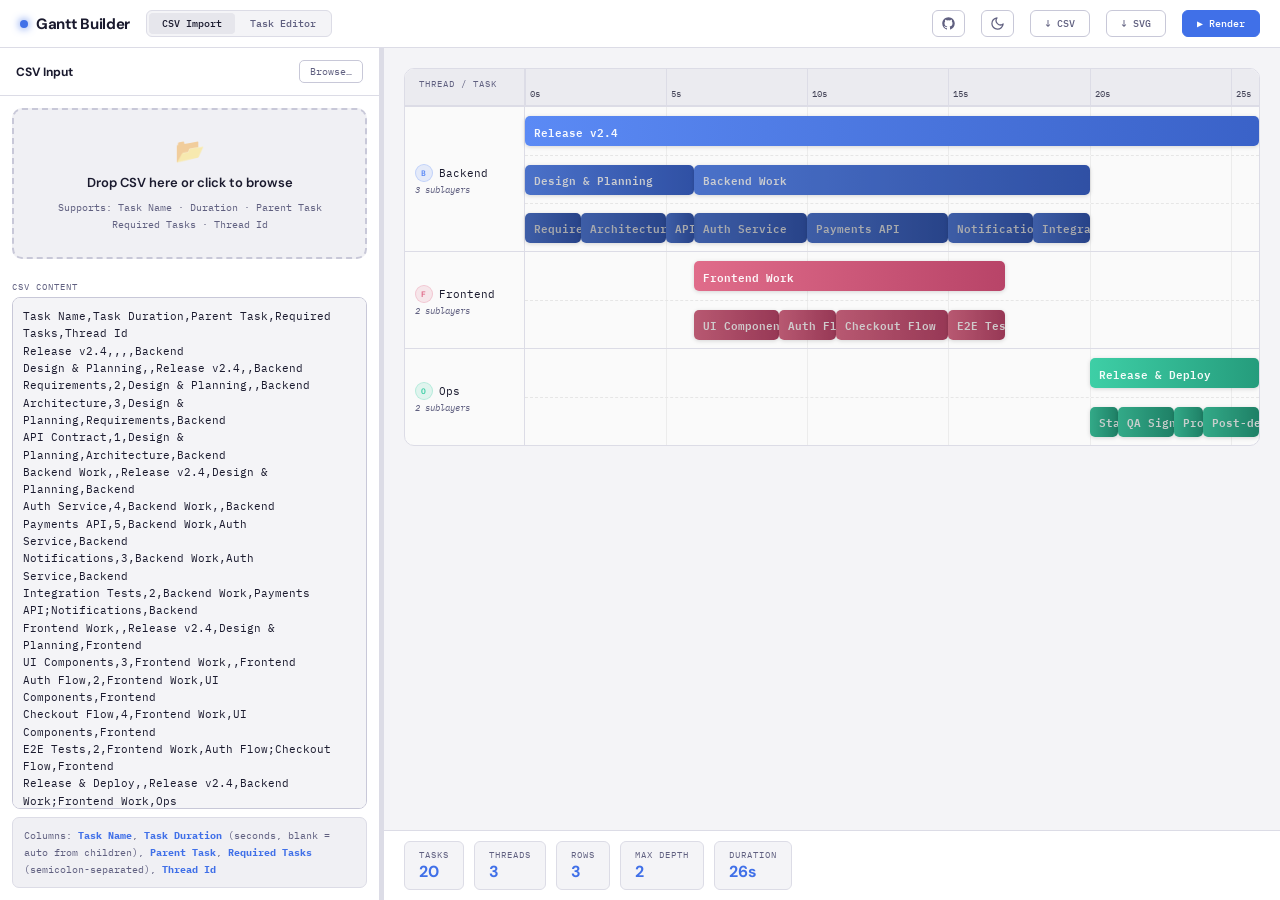
<file: index.html>
<!DOCTYPE html>
<html>
<head>
    <meta charset="UTF-8">
    <title>Redirecting...</title>
    <meta http-equiv="refresh" content="0; url=/gantt/index.html">
    <script type="text/javascript">
        window.location.href = "/gantt/index.html";
    </script>
</head>
<body>
    <p>Redirecting to <a href="/gantt/index.html">/gantt/index.html</a>...</p>
</body>
</html>
</file>
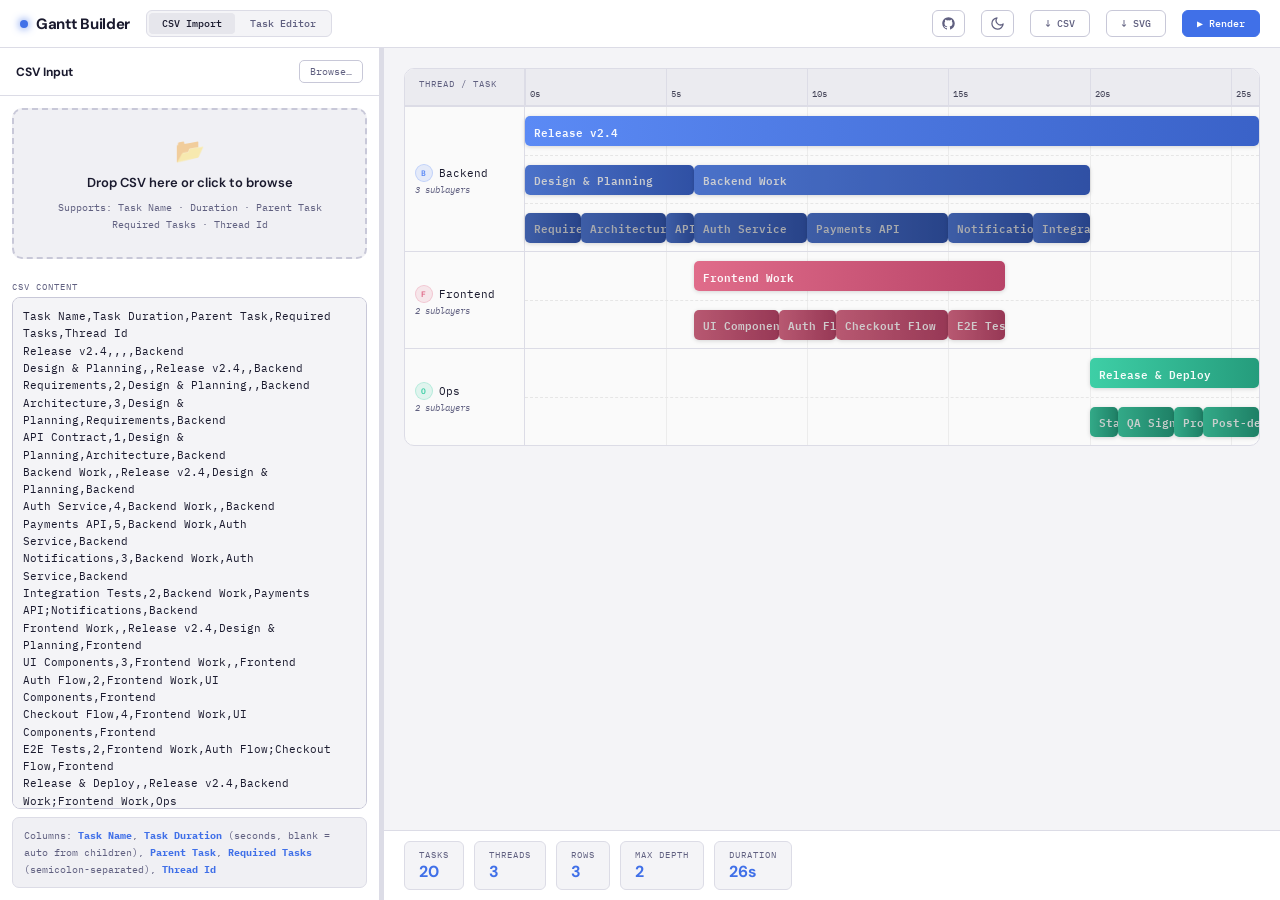
<file: gantt/index.html>
<!DOCTYPE html>
<html lang="en">
<head>
  <meta charset="UTF-8">
  <meta name="viewport" content="width=device-width, initial-scale=1.0">
  <title>Gantt Builder</title>
  <link rel="preconnect" href="https://fonts.googleapis.com">
  <link href="https://fonts.googleapis.com/css2?family=IBM+Plex+Mono:wght@300;400;500;600&family=DM+Sans:wght@300;400;500;700&display=swap" rel="stylesheet">
  <link rel="icon" type="image/svg+xml" href="favicon.svg">
  <link rel="stylesheet" href="gantt.css">
</head>
<body>

<div id="topbar">
  <div class="logo"><div class="logo-dot"></div>Gantt Builder</div>
  <div class="seg">
    <button class="seg-btn on" id="btnCsv" onclick="switchPanel('csv')">CSV Import</button>
    <button class="seg-btn"   id="btnTbl" onclick="switchPanel('table')">Task Editor</button>
  </div>
  <div class="spacer"></div>
  <!-- GitHub link -->
  <a href="https://github.com/Grantim/grantim.github.io" target="_blank" rel="noopener" class="icon-btn" title="View on GitHub">
    <svg viewBox="0 0 24 24" fill="currentColor">
      <path d="M12 2C6.477 2 2 6.477 2 12c0 4.418 2.865 8.166 6.839 9.489.5.092.682-.217.682-.482 0-.237-.009-.868-.013-1.703-2.782.604-3.369-1.342-3.369-1.342-.454-1.155-1.11-1.463-1.11-1.463-.908-.62.069-.608.069-.608 1.003.07 1.531 1.03 1.531 1.03.892 1.529 2.341 1.088 2.91.832.092-.647.35-1.088.636-1.338-2.22-.253-4.555-1.11-4.555-4.943 0-1.091.39-1.984 1.029-2.683-.103-.253-.446-1.27.098-2.647 0 0 .84-.269 2.75 1.025A9.578 9.578 0 0 1 12 6.836a9.59 9.59 0 0 1 2.504.337c1.909-1.294 2.747-1.025 2.747-1.025.546 1.377.203 2.394.1 2.647.64.699 1.028 1.592 1.028 2.683 0 3.842-2.339 4.687-4.566 4.935.359.309.678.919.678 1.852 0 1.336-.012 2.415-.012 2.743 0 .267.18.578.688.48C19.138 20.163 22 16.418 22 12c0-5.523-4.477-10-10-10z"/>
    </svg>
  </a>
  <!-- Theme toggle -->
  <button class="icon-btn" id="themeToggle" onclick="toggleTheme()" title="Toggle light/dark theme">
    <svg id="themeIcon" viewBox="0 0 24 24" fill="none" stroke="currentColor" stroke-width="2" stroke-linecap="round" stroke-linejoin="round">
      <circle cx="12" cy="12" r="5"/>
      <line x1="12" y1="1"  x2="12" y2="3"/>
      <line x1="12" y1="21" x2="12" y2="23"/>
      <line x1="4.22" y1="4.22"  x2="5.64" y2="5.64"/>
      <line x1="18.36" y1="18.36" x2="19.78" y2="19.78"/>
      <line x1="1" y1="12" x2="3"  y2="12"/>
      <line x1="21" y1="12" x2="23" y2="12"/>
      <line x1="4.22" y1="19.78" x2="5.64" y2="18.36"/>
      <line x1="18.36" y1="5.64" x2="19.78" y2="4.22"/>
    </svg>
  </button>
  <button class="tbtn" onclick="exportCSV()">↓ CSV</button>
  <button class="tbtn" onclick="exportSVG()">↓ SVG</button>
  <button class="tbtn primary" onclick="render()">▶ Render</button>
</div>

<div id="main">

  <!-- ── Sidebar ── -->
  <div id="sidebar">

    <!-- CSV panel -->
    <div class="panel" id="csvPanel">
      <div class="panel-hdr">
        <span class="panel-hdr-title">CSV Input</span>
        <button class="shbtn" onclick="document.getElementById('fileInput').click()">Browse…</button>
      </div>
      <input type="file" id="fileInput" accept=".csv,.txt" onchange="onFileChange(event)">

      <div id="csvDropZone"
           onclick="document.getElementById('fileInput').click()"
           ondragover="onDragOver(event)"
           ondragleave="onDragLeave(event)"
           ondrop="onDrop(event)">
        <div class="dz-icon">📂</div>
        <div class="dz-title">Drop CSV here or click to browse</div>
        <div class="dz-sub">Supports: Task Name · Duration · Parent Task<br>Required Tasks · Thread Id</div>
      </div>

      <div class="csv-body">
        <div class="lbl">CSV content</div>
        <textarea id="csvText" placeholder="Or paste CSV directly here…"
                  spellcheck="false" oninput="scheduleSync()"></textarea>
        <div class="hint">
          Columns: <b>Task Name</b>, <b>Task Duration</b> (seconds, blank = auto from children),
          <b>Parent Task</b>, <b>Required Tasks</b> (semicolon-separated), <b>Thread Id</b>
        </div>
      </div>
    </div>

    <!-- Table editor panel -->
    <div class="panel" id="tblPanel" style="display:none">
      <div class="panel-hdr">
        <span class="panel-hdr-title">Task Editor</span>
        <button class="shbtn" onclick="addRow()">+ Add row</button>
      </div>
      <div class="tbl-wrap">
        <table id="taskTbl">
          <thead>
            <tr>
              <th style="width:26%">Name</th>
              <th style="width:13%">Dur(s)</th>
              <th style="width:18%">Parent</th>
              <th style="width:22%">Requires</th>
              <th style="width:14%">Thread</th>
              <th style="width:7%"></th>
            </tr>
          </thead>
          <tbody id="tbody"></tbody>
        </table>
      </div>
      <div class="tbl-foot">
        <button class="shbtn danger" onclick="clearRows()">Clear all</button>
      </div>
    </div>

  </div><!-- /sidebar -->

  <div id="resizer"></div>

  <!-- ── Chart area ── -->
  <div id="chartArea">
    <div id="chartEmpty">
      <div class="empty-icon">▬▬</div>
      <div class="empty-title">No chart rendered yet</div>
      <div class="empty-sub">Load a CSV or add tasks, then click ▶ Render</div>
    </div>
    <div id="chartScroll" style="display:none">
      <div id="ganttRoot"></div>
    </div>
    <div id="statsBar"></div>
  </div>

</div><!-- /main -->

<!-- Mobile bottom nav -->
<nav id="bottomNav">
  <button class="bnav-btn on" id="bnavInput" onclick="mobileTab('input')">
    <svg viewBox="0 0 20 20" fill="none" stroke="currentColor" stroke-width="1.6" stroke-linecap="round" stroke-linejoin="round">
      <rect x="3" y="3" width="14" height="14" rx="2"/>
      <line x1="7" y1="7" x2="13" y2="7"/>
      <line x1="7" y1="10" x2="13" y2="10"/>
      <line x1="7" y1="13" x2="10" y2="13"/>
    </svg>
    CSV
  </button>
  <button class="bnav-btn" id="bnavEditor" onclick="mobileTab('editor')">
    <svg viewBox="0 0 20 20" fill="none" stroke="currentColor" stroke-width="1.6" stroke-linecap="round" stroke-linejoin="round">
      <rect x="3" y="3" width="14" height="14" rx="2"/>
      <line x1="6" y1="7"  x2="10" y2="7"/>
      <line x1="6" y1="10" x2="14" y2="10"/>
      <line x1="6" y1="13" x2="14" y2="13"/>
      <line x1="12" y1="4" x2="12" y2="9"/>
      <line x1="10" y1="6.5" x2="14" y2="6.5"/>
    </svg>
    Editor
  </button>
  <button class="bnav-btn" id="bnavChart" onclick="mobileTab('chart')">
    <svg viewBox="0 0 20 20" fill="none" stroke="currentColor" stroke-width="1.6" stroke-linecap="round" stroke-linejoin="round">
      <rect x="3" y="9"  width="4" height="8" rx="1"/>
      <rect x="8" y="5"  width="4" height="12" rx="1"/>
      <rect x="13" y="2" width="4" height="15" rx="1"/>
    </svg>
    Chart
  </button>
</nav>

<div id="tip"><span class="tip-drag-handle"></span></div>
<div id="toast"></div>

<script src="gantt-core.js"></script>
<script src="gantt-ui.js"></script>
</body>
</html>
</file>
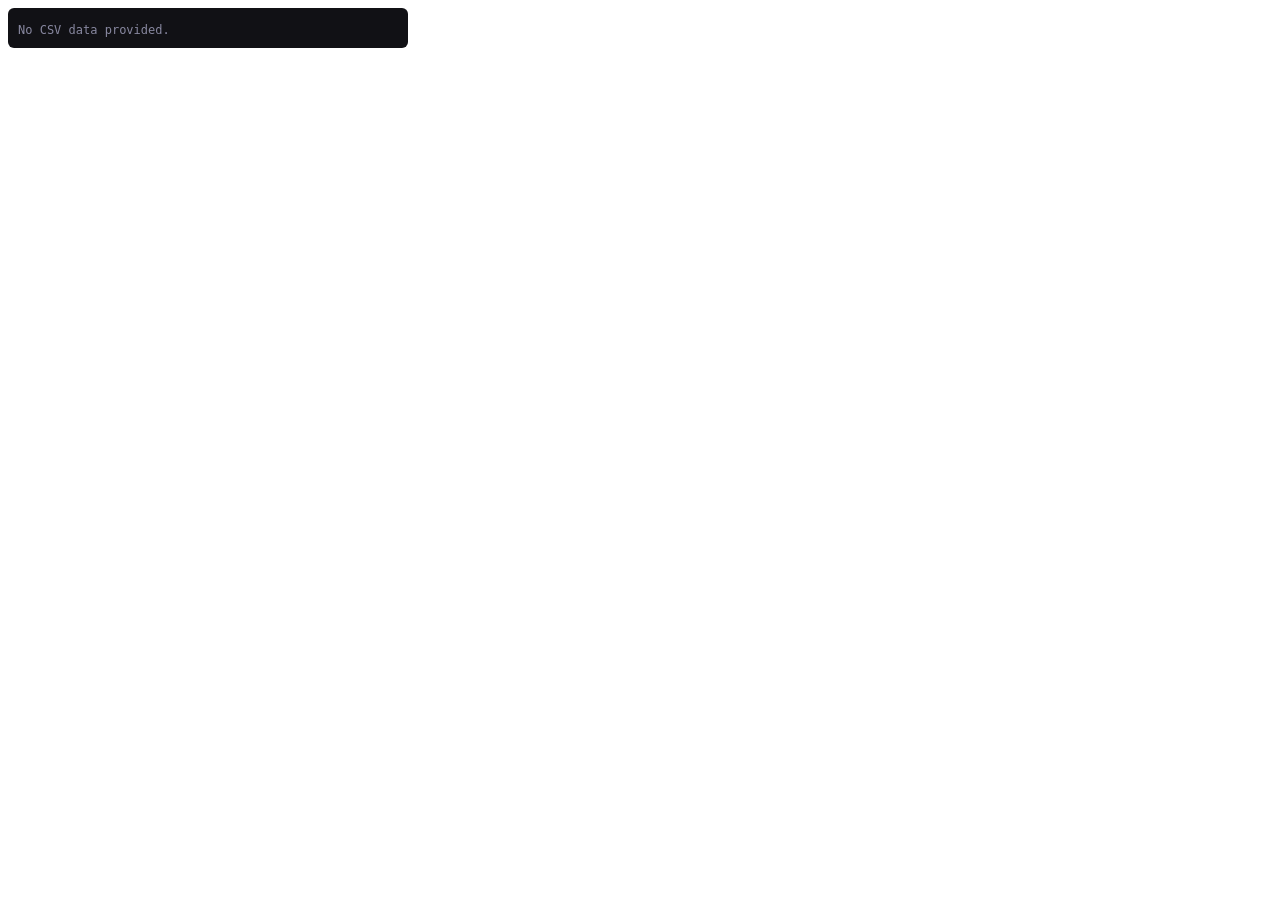
<file: gantt/svg/index.html>
<!DOCTYPE html>
<html>
<head>
  <meta charset="UTF-8">
  <script src="../gantt-core.js"></script>
</head>
<body>
<script>
  const sp    = new URLSearchParams(location.search);
  const b64   = sp.get('csv') || '';
  const w     = parseInt(sp.get('w') || '900', 10);
  const h     = sp.get('h') ? parseInt(sp.get('h'), 10) : null;
  const theme = sp.get('theme') || 'dark';

  let csv = '';
  try { csv = decodeURIComponent(atob(b64)); } catch(_) {
    try { csv = atob(b64); } catch(_) {}
  }

  let svg = '';
  if (csv) {
    try {
      const { tasks, threadOrder } = parseCSV(csv);
      resolveNulls(tasks);
      svg = buildGanttSVG(tasks, threadOrder, { width: w, height: h, theme });
    } catch(e) {
      svg = `<svg xmlns="http://www.w3.org/2000/svg" width="400" height="40">
        <rect width="400" height="40" rx="6" fill="#200a12"/>
        <text x="10" y="26" font-family="monospace" font-size="12" fill="#e06c8a">Error: ${e.message}</text>
      </svg>`;
    }
  } else {
    svg = `<svg xmlns="http://www.w3.org/2000/svg" width="400" height="40">
      <rect width="400" height="40" rx="6" fill="#111115"/>
      <text x="10" y="26" font-family="monospace" font-size="12" fill="#8888a0">No CSV data provided.</text>
    </svg>`;
  }

  document.open();
  document.write(svg);
  document.close();
</script>
</body>
</html>
</file>
<file: gantt/gantt.css>
/* ─── tokens ──────────────────────────────────────────── */
:root {
  --bg:        #0c0c0e;
  --surf:      #111115;
  --surf2:     #16161b;
  --surf3:     #1c1c23;
  --brd:       #22222c;
  --brd2:      #2e2e3c;
  --txt:       #dddde8;
  --txt2:      #8888a0;
  --txt3:      #50505f;
  --a1:        #5b8af5;   /* blue */
  --a2:        #e06c8a;   /* rose */
  --a3:        #3ecfa6;   /* teal */
  --a4:        #e0a04a;   /* amber */
  --a5:        #a07ef5;   /* violet */
  --a6:        #5bc8e0;   /* cyan */
  --mono: 'IBM Plex Mono', monospace;
  --sans: 'DM Sans', sans-serif;
  --lw: 120px;
  --sh: 48px;
  --sidebar: 380px;
}

/* ─── light theme overrides ───────────────────────────── */
[data-theme="light"] {
  --bg:    #f4f4f7;
  --surf:  #ffffff;
  --surf2: #f0f0f4;
  --surf3: #e6e6ec;
  --brd:   #dcdce6;
  --brd2:  #c8c8d8;
  --txt:   #1a1a2e;
  --txt2:  #606080;
  --txt3:  #a0a0b8;
  --a1:    #4070e8;
  --a2:    #d04470;
  --a3:    #22aa80;
}

[data-theme="light"] .g-hdr        { background: #ebebf0; }
[data-theme="light"] #tip          { background: #ffffff; }
[data-theme="light"] #toast        { background: #fff0f4; }
[data-theme="light"] .gantt-wrap   { background: var(--surf); }
[data-theme="light"] .g-row.threaded { background: rgba(0,0,0,.018); }
[data-theme="light"] .g-row:hover    { background: rgba(64,112,232,.04); }
[data-theme="light"] .bar            { box-shadow: 0 1px 4px rgba(0,0,0,.15); color: rgba(255,255,255,.95); }
[data-theme="light"] .g-lbl-inner span { color: var(--txt); }
[data-theme="light"] .sublayer-note   { color: var(--txt2); }
[data-theme="light"] .tick            { color: #444458; }
[data-theme="light"] .sublayer + .sublayer { border-top-color: rgba(0,0,0,.08); }
[data-theme="light"] .gline           { background: #888; opacity: .12; }

/* ─── theme toggle button ─────────────────────────────── */
.icon-btn {
  background: none;
  border: 1px solid var(--brd2);
  border-radius: 6px;
  color: var(--txt2);
  cursor: pointer;
  padding: 5px 8px;
  display: flex;
  align-items: center;
  transition: color .12s, border-color .12s;
  flex-shrink: 0;
}
.icon-btn:hover { color: var(--txt); border-color: var(--a1); }
.icon-btn svg   { width: 15px; height: 15px; display: block; }

* { box-sizing: border-box; margin: 0; padding: 0; }
html, body { height: 100%; overflow: hidden; }
body {
  background: var(--bg);
  color: var(--txt);
  font-family: var(--mono);
  font-size: 12px;
  display: flex;
  flex-direction: column;
}

/* ─── topbar ──────────────────────────────────────────── */
#topbar {
  height: 48px;
  display: flex;
  align-items: center;
  gap: 16px;
  padding: 0 20px;
  border-bottom: 1px solid var(--brd);
  background: var(--surf);
  flex-shrink: 0;
  z-index: 40;
}
.logo {
  font-family: var(--sans);
  font-weight: 700;
  font-size: 15px;
  letter-spacing: -.3px;
  color: var(--txt);
  display: flex;
  align-items: center;
  gap: 8px;
  white-space: nowrap;
}
.logo-dot {
  width: 8px;
  height: 8px;
  background: var(--a1);
  border-radius: 50%;
  flex-shrink: 0;
  box-shadow: 0 0 8px var(--a1);
}

.seg {
  display: flex;
  background: var(--bg);
  border: 1px solid var(--brd);
  border-radius: 6px;
  padding: 2px;
  gap: 2px;
}
.seg-btn {
  font-family: var(--mono);
  font-size: 10px;
  font-weight: 500;
  padding: 4px 13px;
  border-radius: 4px;
  border: none;
  background: none;
  color: var(--txt2);
  cursor: pointer;
  transition: .12s;
  white-space: nowrap;
}
.seg-btn.on { background: var(--surf3); color: var(--txt); }
.seg-btn:hover:not(.on) { color: var(--txt); }

.spacer { flex: 1; }

.tbtn {
  font-family: var(--mono);
  font-size: 10px;
  font-weight: 500;
  padding: 6px 14px;
  border-radius: 6px;
  border: 1px solid var(--brd2);
  background: none;
  color: var(--txt2);
  cursor: pointer;
  transition: .12s;
  white-space: nowrap;
}
.tbtn:hover { color: var(--txt); border-color: var(--a1); }
.tbtn.primary { background: var(--a1); color: #fff; border-color: var(--a1); }
.tbtn.primary:hover { background: #4878d8; }

/* ─── layout ──────────────────────────────────────────── */
#main { display: flex; flex: 1; overflow: hidden; }

/* ─── sidebar ─────────────────────────────────────────── */
#sidebar {
  width: var(--sidebar);
  flex-shrink: 0;
  border-right: 1px solid var(--brd);
  display: flex;
  flex-direction: column;
  background: var(--surf);
  overflow: hidden;
}
.panel { display: flex; flex-direction: column; flex: 1; overflow: hidden; }
.panel-hdr {
  padding: 12px 16px;
  border-bottom: 1px solid var(--brd);
  display: flex;
  align-items: center;
  justify-content: space-between;
  flex-shrink: 0;
}
.panel-hdr-title { font-family: var(--sans); font-weight: 700; font-size: 12px; color: var(--txt); }
.shbtn {
  font-family: var(--mono);
  font-size: 10px;
  padding: 4px 10px;
  border: 1px solid var(--brd2);
  border-radius: 5px;
  background: none;
  color: var(--txt2);
  cursor: pointer;
  transition: .12s;
}
.shbtn:hover { color: var(--txt); border-color: var(--a1); }

/* ─── csv panel ───────────────────────────────────────── */
#csvDropZone {
  margin: 12px;
  border: 2px dashed var(--brd2);
  border-radius: 10px;
  padding: 24px 16px;
  text-align: center;
  cursor: pointer;
  transition: .15s;
  display: flex;
  flex-direction: column;
  align-items: center;
  gap: 8px;
  background: var(--surf2);
}
#csvDropZone:hover,
#csvDropZone.over { border-color: var(--a1); background: rgba(91, 138, 245, .06); }

.dz-icon  { font-size: 24px; opacity: .5; }
.dz-title { font-family: var(--sans); font-weight: 600; font-size: 13px; }
.dz-sub   { color: var(--txt2); font-size: 10px; line-height: 1.7; }

#fileInput { display: none; }

.csv-body {
  display: flex;
  flex-direction: column;
  flex: 1;
  overflow: hidden;
  padding: 0 12px 12px;
}
.lbl {
  font-size: 9px;
  text-transform: uppercase;
  letter-spacing: 1px;
  color: var(--txt2);
  margin: 10px 0 5px;
}
#csvText {
  flex: 1;
  background: var(--bg);
  border: 1px solid var(--brd2);
  border-radius: 8px;
  color: var(--txt);
  font-family: var(--mono);
  font-size: 10.5px;
  padding: 10px;
  resize: none;
  outline: none;
  line-height: 1.65;
  transition: .12s;
}
#csvText:focus { border-color: var(--a1); }

.hint {
  margin-top: 8px;
  background: var(--surf2);
  border: 1px solid var(--brd);
  border-radius: 7px;
  padding: 9px 11px;
  font-size: 9.5px;
  color: var(--txt2);
  line-height: 1.8;
}
.hint b { color: var(--a1); }

/* ─── table editor ────────────────────────────────────── */
.tbl-wrap { flex: 1; overflow-y: auto; overflow-x: hidden; }
.tbl-wrap::-webkit-scrollbar { width: 4px; }
.tbl-wrap::-webkit-scrollbar-thumb { background: var(--brd2); border-radius: 2px; }

#taskTbl { width: 100%; border-collapse: collapse; }
#taskTbl th {
  position: sticky;
  top: 0;
  z-index: 2;
  background: var(--surf);
  padding: 7px 5px;
  font-size: 8.5px;
  text-transform: uppercase;
  letter-spacing: .8px;
  color: var(--txt2);
  border-bottom: 1px solid var(--brd);
  text-align: left;
}
#taskTbl td { padding: 2px 3px; border-bottom: 1px solid var(--brd); }
#taskTbl tr:hover td { background: rgba(255, 255, 255, .015); }

.cin {
  width: 100%;
  background: transparent;
  border: 1px solid transparent;
  border-radius: 3px;
  color: var(--txt);
  font-family: var(--mono);
  font-size: 10.5px;
  padding: 3px 5px;
  outline: none;
  transition: .1s;
}
.cin:focus { border-color: var(--a1); background: var(--surf2); }
.cin::placeholder { color: var(--txt3); }
.cin.cdur { color: var(--a3); }
.cin.cthr { color: var(--a1); }

.del-btn {
  background: none;
  border: none;
  color: var(--txt3);
  cursor: pointer;
  font-size: 13px;
  padding: 2px 6px;
  border-radius: 3px;
  transition: .1s;
  line-height: 1;
}
.del-btn:hover { color: var(--a2); }

.tbl-foot { padding: 9px 12px; border-top: 1px solid var(--brd); flex-shrink: 0; }

/* ─── chart area ──────────────────────────────────────── */
#chartArea { flex: 1; display: flex; flex-direction: column; overflow: hidden; }

#chartEmpty {
  flex: 1;
  display: flex;
  flex-direction: column;
  align-items: center;
  justify-content: center;
  gap: 10px;
}
.empty-icon  { font-size: 40px; opacity: .15; }
.empty-title { font-family: var(--sans); font-weight: 600; font-size: 15px; color: var(--txt2); }
.empty-sub   { font-size: 10px; color: var(--txt3); }

#chartScroll { flex: 1; overflow: auto; padding: 20px; }
#csvText::-webkit-scrollbar { width: 4px; }
#csvText::-webkit-scrollbar-thumb { background: var(--brd2); border-radius: 2px; }
#csvText::-webkit-scrollbar-track { background: transparent; }

#chartScroll::-webkit-scrollbar { width: 5px; height: 5px; }
#chartScroll::-webkit-scrollbar-thumb { background: var(--brd2); border-radius: 3px; }

/* ─── gantt chart ─────────────────────────────────────── */
.gantt-wrap {
  border: 1px solid var(--brd);
  border-radius: 10px;
  overflow: hidden;
  background: var(--surf);
  min-width: 500px;
}
.g-hdr {
  display: flex;
  border-bottom: 2px solid var(--brd);
  background: #0a0a0d;
  position: sticky;
  top: 0;
  z-index: 10;
}
.g-lbl-hdr {
  min-width: var(--lw);
  width: var(--lw);
  padding: 9px 14px;
  font-size: 9px;
  color: var(--txt2);
  text-transform: uppercase;
  letter-spacing: 1px;
  border-right: 1px solid var(--brd);
  flex-shrink: 0;
}
.tl-hdr { flex: 1; position: relative; height: 36px; overflow: hidden; }
.tick {
  position: absolute;
  top: 0;
  height: 100%;
  border-left: 1px solid var(--brd);
  display: flex;
  align-items: flex-end;
  padding-bottom: 6px;
  padding-left: 4px;
  font-size: 9px;
  color: var(--txt2);
  white-space: nowrap;
}

.g-row { display: flex; border-bottom: 1px solid var(--brd); transition: background .1s; }
.g-row:last-child { border-bottom: none; }
.g-row:hover { background: rgba(91, 138, 245, .03); }
.g-row.threaded { background: rgba(255, 255, 255, .008); }

.g-lbl {
  min-width: var(--lw);
  width: var(--lw);
  display: flex;
  flex-direction: column;
  justify-content: center;
  padding: 0 10px;
  border-right: 1px solid var(--brd);
  flex-shrink: 0;
  gap: 2px;
  overflow: hidden;
}
.g-lbl-inner { display: flex; align-items: center; gap: 6px; overflow: hidden; }
.g-lbl-inner span { overflow: hidden; text-overflow: ellipsis; white-space: nowrap; font-size: 10.5px; }

.tpill {
  flex-shrink: 0;
  font-size: 8px;
  font-weight: 600;
  padding: 2px 5px;
  border-radius: 99px;
  letter-spacing: .7px;
  text-transform: uppercase;
}
.sublayer-note { font-size: 9px; color: var(--txt2); font-style: italic; }

.g-timeline { flex: 1; display: flex; flex-direction: column; }
.sublayer { position: relative; height: var(--sh); flex-shrink: 0; }
.sublayer + .sublayer { border-top: 1px dashed rgba(255, 255, 255, .05); }
.sl-indent { display: none; }

.bar {
  position: absolute;
  top: 50%;
  transform: translateY(-50%);
  height: 30px;
  border-radius: 5px;
  display: flex;
  align-items: center;
  padding: 0 9px;
  font-size: 11px;
  font-weight: 600;
  white-space: nowrap;
  overflow: hidden;
  text-overflow: ellipsis;
  cursor: pointer;
  transition: filter .12s, transform .12s;
  box-shadow: 0 1px 6px rgba(0, 0, 0, .5);
  color: rgba(255, 255, 255, .9);
  z-index: 2;
}
.bar:hover { filter: brightness(1.35); transform: translateY(-50%) scaleY(1.1); z-index: 5; }

.gline {
  position: absolute;
  top: 0;
  bottom: 0;
  width: 1px;
  background: var(--brd);
  opacity: .22;
  pointer-events: none;
  z-index: 1;
}

/* ─── stats bar ───────────────────────────────────────── */
#statsBar {
  display: none;
  padding: 10px 20px;
  border-top: 1px solid var(--brd);
  background: var(--surf);
  flex-wrap: wrap;
  gap: 10px;
  flex-shrink: 0;
}
.stat { background: var(--bg); border: 1px solid var(--brd); border-radius: 6px; padding: 7px 14px; }
.stat-lbl { color: var(--txt2); font-size: 9px; text-transform: uppercase; letter-spacing: 1px; }
.stat-val  { font-family: var(--sans); font-weight: 700; font-size: 16px; color: var(--a1); margin-top: 1px; }

/* ─── tooltip ─────────────────────────────────────────── */
#tip {
  display: none;
  position: fixed;
  background: #111118;
  border: 1px solid var(--brd2);
  border-radius: 8px;
  padding: 10px 14px;
  font-size: 10.5px;
  line-height: 1.85;
  z-index: 1000;
  pointer-events: none;
  box-shadow: 0 8px 28px rgba(0, 0, 0, .7);
  max-width: 290px;
}
.tn { font-family: var(--sans); font-weight: 700; font-size: 13px; margin-bottom: 4px; }
.tk { color: var(--txt2); font-size: 9.5px; }

/* ─── toast ───────────────────────────────────────────── */
#toast {
  position: fixed;
  bottom: 20px;
  left: 50%;
  transform: translateX(-50%) translateY(60px);
  background: #200a12;
  border: 1px solid var(--a2);
  color: var(--a2);
  border-radius: 8px;
  padding: 9px 18px;
  font-size: 11px;
  z-index: 200;
  transition: transform .22s;
  max-width: 480px;
  text-align: center;
}
#toast.show { transform: translateX(-50%) translateY(0); }

/* ─── resize handle ───────────────────────────────────── */
#resizer {
  width: 4px;
  background: var(--brd);
  cursor: col-resize;
  flex-shrink: 0;
  transition: background .15s;
}
#resizer:hover { background: var(--a1); }

/* ─── button danger variant ───────────────────────────── */
.shbtn.danger { color: var(--a2); border-color: var(--a2); }
.shbtn.danger:hover { background: rgba(224, 108, 138, .08); }

/* ════════════════════════════════════════════════════════
   MOBILE  (≤ 700px)
   Strategy:
   - Stack sidebar above chart (full-width panels)
   - Hide desktop top-bar input tabs + resizer
   - Add bottom nav to toggle Input / Chart views
   - Shrink gantt label column
   - Touch tooltip: tap bar → sheet slides up from bottom
   ════════════════════════════════════════════════════════ */

/* ─── bottom nav (mobile only) ────────────────────────── */
#bottomNav {
  display: none;
}

@media (max-width: 700px), (max-height: 500px) and (orientation: landscape) {

  /* Allow page to scroll naturally on mobile */
  html, body { overflow: auto; height: auto; }
  body { min-height: 100dvh; }

  /* Topbar: hide desktop panel tabs, keep logo + actions */
  .seg     { display: none; }
  .spacer  { display: none; }
  #topbar  { gap: 10px; padding: 0 14px; justify-content: space-between; }
  .tbtn    { padding: 5px 11px; font-size: 9.5px; }

  /* Main becomes vertical stack, no overflow:hidden */
  #main {
    flex-direction: column;
    overflow: visible;
    flex: none;
  }

  /* Sidebar: full width, natural height, no fixed right border */
  #sidebar {
    width: 100% !important;   /* override JS inline style */
    border-right: none;
    border-bottom: 1px solid var(--brd);
    overflow: visible;
    flex-shrink: 0;
  }

  /* Panels scroll naturally */
  .panel { overflow: visible; }
  .csv-body { overflow: visible; }
  #csvText  { min-height: 160px; resize: vertical; }

  /* Table editor: allow horizontal scroll */
  .tbl-wrap { overflow-x: auto; overflow-y: auto; max-height: 360px; }

  /* Hide resizer on mobile */
  #resizer { display: none; }

  /* Chart area: natural height, don't grow to fill */
  #chartArea { flex: none; display: flex; flex-direction: column; }
  #chartArea.visible { min-height: 60dvh; }
  #chartScroll { flex: 1; overflow: auto; -webkit-overflow-scrolling: touch; padding: 12px; }
  #chartEmpty  { min-height: 200px; }

  /* Gantt: narrower label column */
  :root { --lw: 90px; --sh: 48px; }
  .g-lbl-inner span { font-size: 9.5px; }
  .gantt-wrap { min-width: 0; border-radius: 8px; }

  /* Stats: wrap tightly */
  #statsBar { padding: 8px 12px; gap: 7px; }
  .stat { padding: 5px 10px; }
  .stat-val { font-size: 13px; }

  /* Bottom nav */
  #bottomNav {
    display: flex;
    position: sticky;
    bottom: 0;
    z-index: 50;
    background: var(--surf);
    border-top: 1px solid var(--brd);
    height: 54px;
    flex-shrink: 0;
  }
  .bnav-btn {
    flex: 1;
    display: flex;
    flex-direction: column;
    align-items: center;
    justify-content: center;
    gap: 3px;
    background: none;
    border: none;
    color: var(--txt2);
    font-family: var(--mono);
    font-size: 9px;
    cursor: pointer;
    transition: color .12s;
    -webkit-tap-highlight-color: transparent;
  }
  .bnav-btn.on { color: var(--a1); }
  .bnav-btn svg { width: 18px; height: 18px; }

  /* Mobile tooltip: slides up from bottom as a sheet */
  #tip {
    display: block;           /* always in DOM, moved off-screen by transform */
    position: fixed;
    left: 0; right: 0; bottom: 0;
    max-width: 100%;
    border-radius: 14px 14px 0 0;
    border: 1px solid var(--brd2);
    border-bottom: none;
    padding: 16px 20px 24px;
    font-size: 12px;
    line-height: 2;
    pointer-events: none;
    z-index: 2000;
    box-shadow: 0 -8px 32px rgba(0,0,0,.7);
    transform: translateY(110%);
    transition: transform .22s cubic-bezier(.32,1,.38,1);
    visibility: hidden;       /* prevent interaction while off-screen */
  }
  #tip.visible {
    transform: translateY(0);
    pointer-events: auto;
    visibility: visible;
  }
  .tip-drag-handle {
    display: block;
    width: 36px; height: 4px;
    background: var(--brd2);
    border-radius: 2px;
    margin: 0 auto 12px;
  }
  .tn { font-size: 14px; }
  .tk { font-size: 10px; }

  /* Bars: slightly taller for touch targets */
  .bar { height: 34px; font-size: 11px; }
  .bar:active { filter: brightness(1.35); transform: translateY(-50%) scaleY(1.1); }

  /* Toast: always hides below viewport, account for bottom nav */
  #toast { bottom: 64px; transform: translateX(-50%) translateY(200px); }
  #toast.show { transform: translateX(-50%) translateY(0); }
}

/* ─── landscape phone tweaks ──────────────────────────── */
@media (max-height: 500px) and (orientation: landscape) {

  /* Compact bottom nav: row of small buttons, less height */
  #bottomNav { height: 40px; }
  .bnav-btn  { font-size: 8px; gap: 2px; }
  .bnav-btn svg { width: 14px; height: 14px; }

  /* Chart takes full remaining height */
  #chartArea { min-height: 0; flex: 1; }
  #chartScroll { padding: 8px; }

  /* Tighter gantt rows */
  :root { --sh: 36px; --lw: 80px; }

  /* Textarea shorter in landscape */
  #csvText { min-height: 80px; }

  /* Toast above compact nav */
  #toast { bottom: 50px; }
}
</file>
